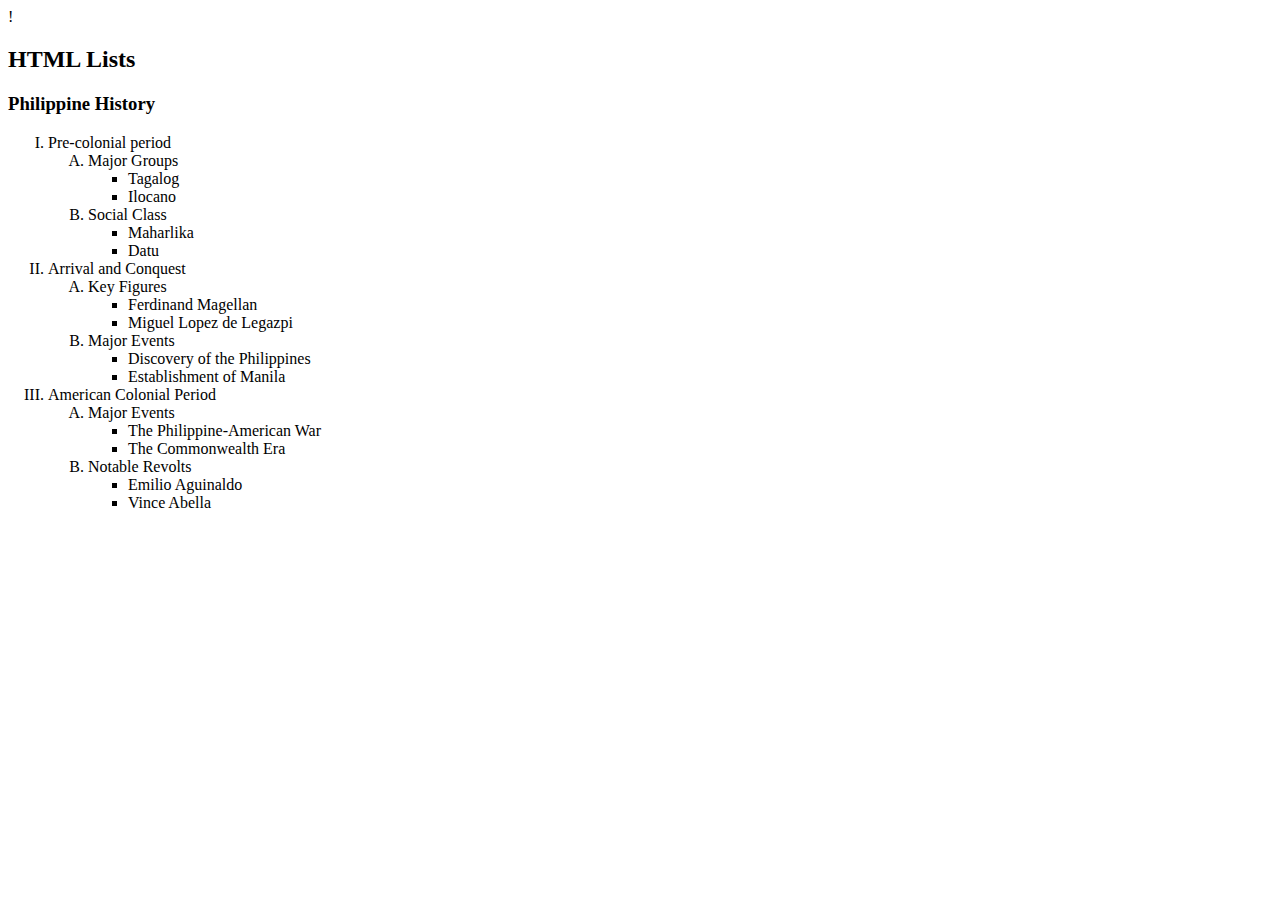
<file: 1. Nested Lists/index.html>
<!-- Javier, Dirk Steven E. , CS - 3101 -->
<!-- NESTED LIST ACTIVITY  -->

!<!DOCTYPE html>

<html>
    <head>
        <meta charset="utf-8">
        <meta http-equiv="X-UA-Compatible" content="IE=edge">
        <title></title>
        <meta name="description" content="">
        <meta name="viewport" content="width=device-width, initial-scale=1">
        <link rel="stylesheet" href="">
    </head>
    <body>
        <h2>HTML Lists</h2>

        <h3> Philippine History </h3>
        <ol type = "I">
            <li>Pre-colonial period</li>
            <ol type= "A">
                <li>Major Groups</li>
                <ul>
                    <li> Tagalog </li>
                    <li> Ilocano</li>
                </ul>
                <li>Social Class</li>
                <ul>
                    <li> Maharlika </li>
                    <li> Datu </li>
                </ul>


        </ol>
        <li>Arrival and Conquest</li>
        <ol type= "A">
            <li> Key Figures </li>
            <ul> 
                <li>Ferdinand Magellan</li>

                <li>Miguel Lopez de Legazpi</li>

            </ul>

            <li> Major Events </li>
            <ul> 
                <li>Discovery of the Philippines</li>

                <li>Establishment of Manila</li>

            </ul>

        </ol>
        <li> American Colonial Period</li>
        <ol type="A">
            <li> Major Events </li>
            <ul>
                <li>The Philippine-American War</li>
                <li> The Commonwealth Era</li>
            </ul>
            <li> Notable Revolts</li>
            <ul>
                <li> Emilio Aguinaldo</li>
                <li> Vince Abella </li>
            </ul>
        </ol>
            

        </ol>

        

    </body>
</html>
</file>
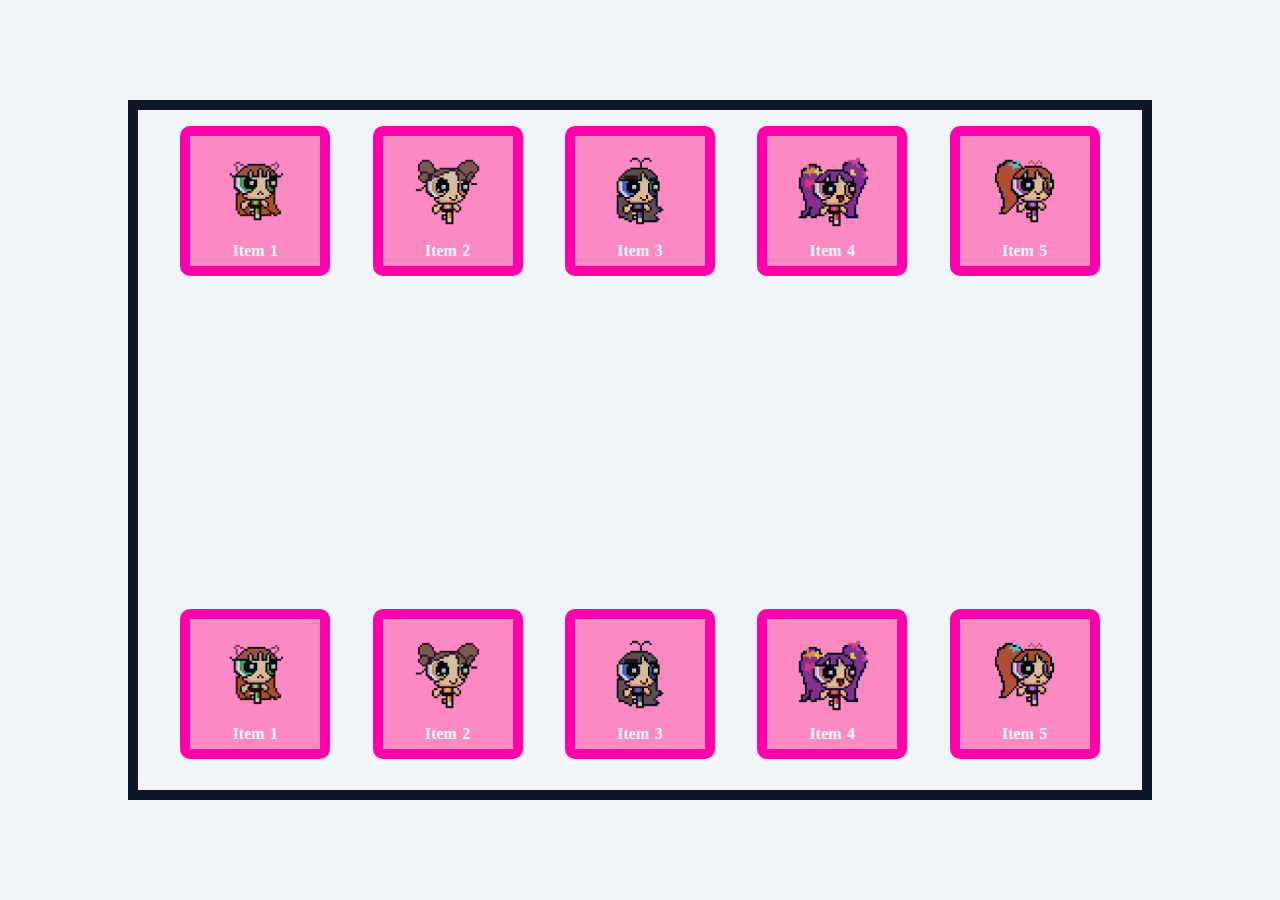
<file: Practices/Flexbox Prac/index.html>
<!DOCTYPE html>
<html>
    <head>
        <title>CSS Flexbox</title>
        <link rel = "stylesheet" href="style.css">
    </head>

    <body>
        <div class = "container">
            <div class = "top-content">
                <div class = "item">
                    <img src = "assets/1.png">Item 1
                </div>
                <div class = "item">
                    <img src = "assets/2.png">Item 2
                </div>
                <div class = "item">
                    <img src = "assets/3.png">Item 3
                </div>
                <div class = "item">
                    <img src = "assets/4.png">Item 4
                </div>
                <div class = "item">
                    <img src = "assets/5.png">Item 5
                </div>

            </div>

            
            <div class = "bottom-container">
                <div class = "item">
                    <img src = "assets/1.png">Item 1
                </div>
                <div class = "item">
                    <img src = "assets/2.png">Item 2
                </div>
                <div class = "item">
                    <img src = "assets/3.png">Item 3
                </div>
                <div class = "item">
                    <img src = "assets/4.png">Item 4
                </div>
                <div class = "item">
                    <img src = "assets/5.png">Item 5
                </div>

            </div>
        </div>
        
    </body>

</html>
</file>
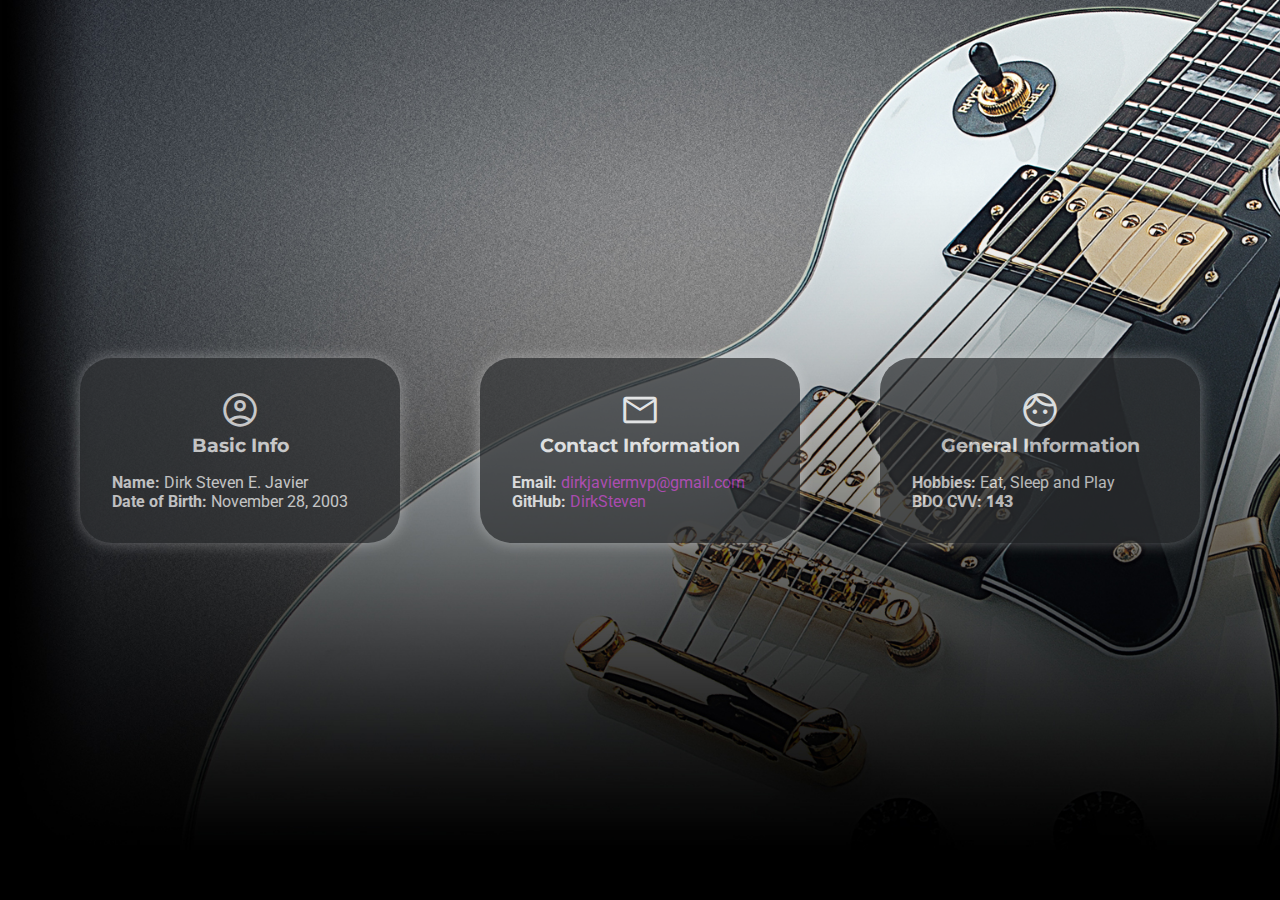
<file: Exercise Sets/Exercise 2/About.html>
<!DOCTYPE html>
<html lang="en">
<head>
    <meta charset="UTF-8">
    <meta name="viewport" content="width=device-width, initial-scale=1.0">
    <link rel="stylesheet" href="styles.css">
    <link rel="stylesheet" href="https://fonts.googleapis.com/css2?family=Roboto:wght@400;700&display=swap">
    <link rel="stylesheet" href="https://fonts.googleapis.com/css2?family=Merriweather:wght@400&family=Montserrat:wght@700&display=swap">


    <link rel="stylesheet" href="https://fonts.googleapis.com/css2?family=Material+Symbols+Outlined:opsz,wght,FILL,GRAD@20..48,100..700,0..1,-50..200" />
    <title>About</title>
</head>
<body>
    
    <div class="container">

        <div class ="box">
            <div class="box-content">

                <div class ="box-title">
                    <span class="icon material-symbols-outlined"> account_circle</span>
                    <h3>Basic Info</h3>

                </div>

                <p><b>Name:</b> Dirk Steven E. Javier <br>
                    <b>Date of Birth:</b> November 28, 2003
                </p>
            </div>
        </div>

        
        <div class ="box">
            <div class="box-content">

                <div class ="box-title">
                <span class="icon material-symbols-outlined">
                    mail
                </span>
                <h3> Contact Information</h3>

                </div>
                <p>
                    <b>Email:</b> <a href="mailto:dirkjaviermvp@gmail.com" target="_blank">dirkjaviermvp@gmail.com</a> <br>
                    <b>GitHub:</b> <a href="https://github.com/DirkSteven" target="_blank">DirkSteven</a>
                </p>

            </div>
        </div>

        
        <div class ="box">
            <div class="box-content">
                <div class ="box-title">
                <span class="icon material-symbols-outlined">
                    face
                    </span>

                    <h3> General Information</h3>

                </div>

                    <p><b>Hobbies: </b> Eat, Sleep and Play  <br>
                        <b>BDO CVV: <b>143</b></b>
                    </p>
                    

            </div>
        </div>


    </div>

    
    
</body>
</html>
</file>
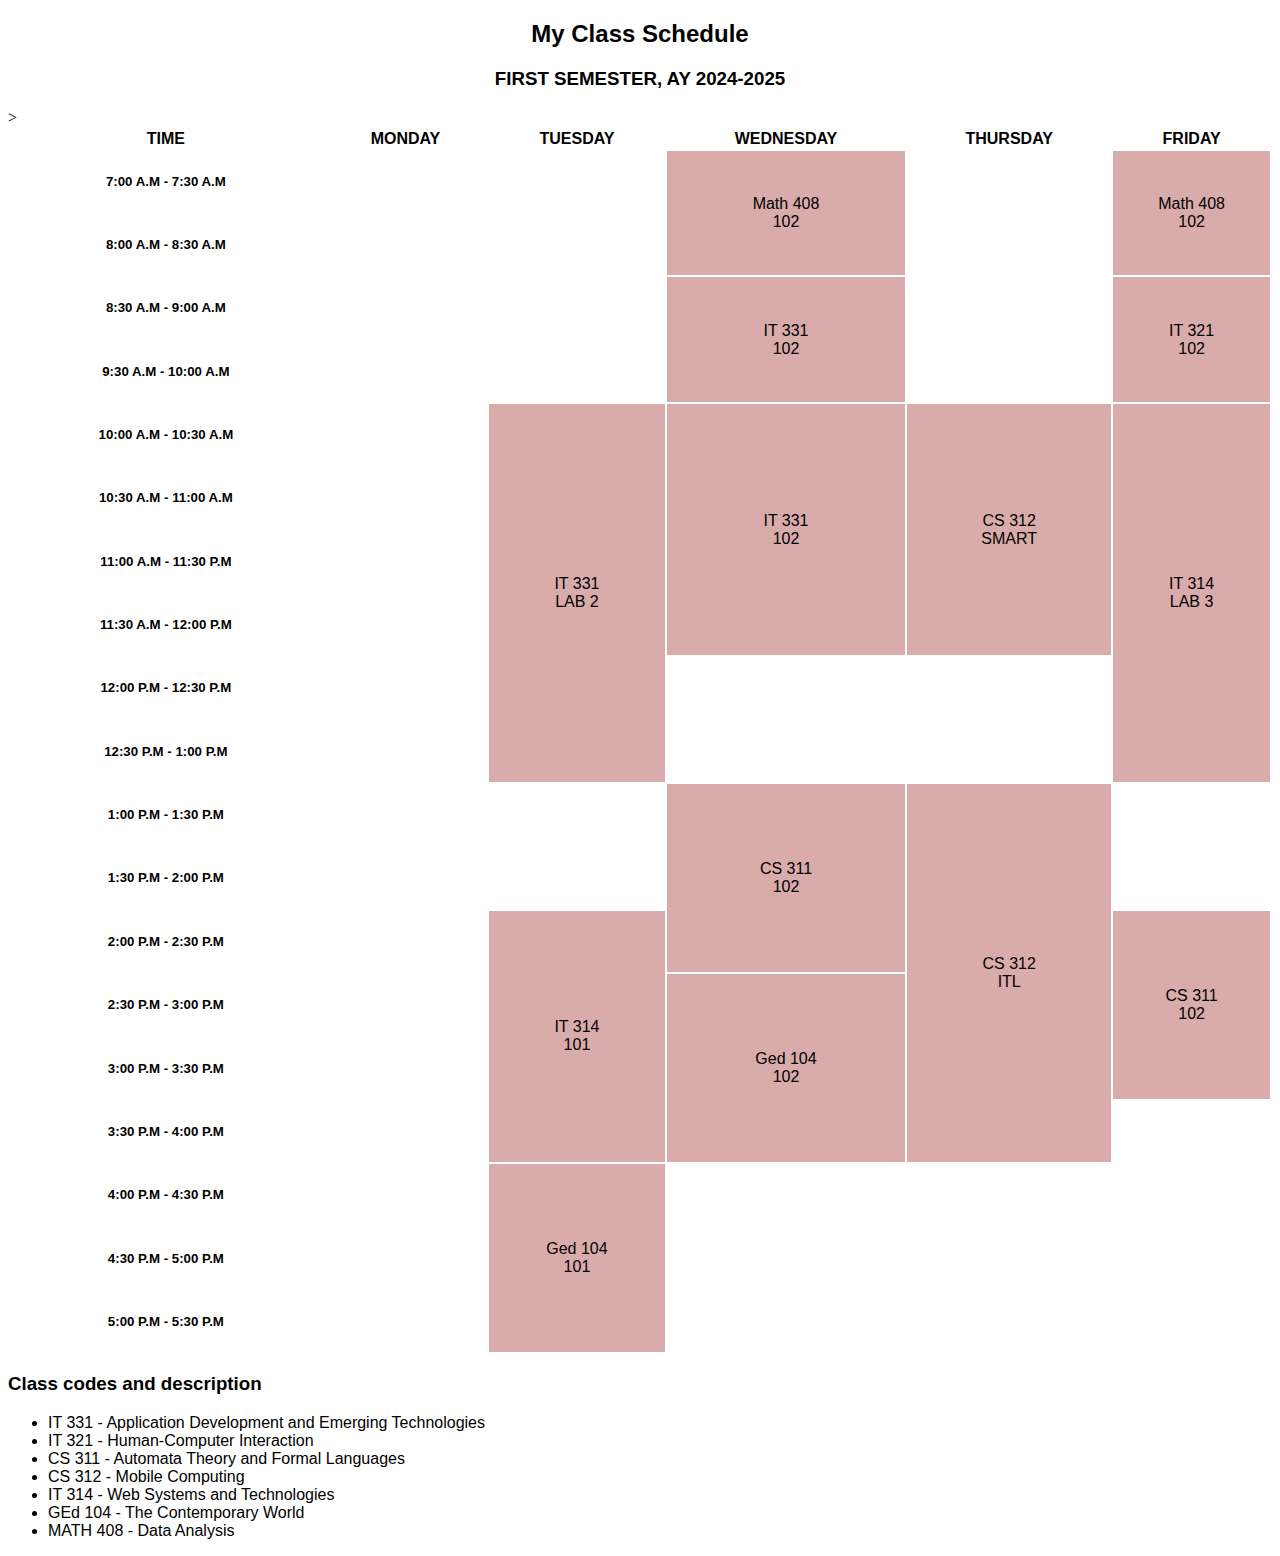
<file: Laboratory Activities/Laboratory Activity 1 - 06 -09 - 24/html-tables.html>
<!-- DIRK STEVEN E. JAVIER, CS-3101 -->
<!-- ADD TO CART LATER = 
 https://www.carousell.ph/p/bamboo-the-singles-opm-vinyl-plaka-1058158588/?t-id=ReOvakZ2HV_1725598302108&t-referrer_browse_type=search_results&t-referrer_page_type=search&t-referrer_request_id=g3lDdWKRnpGxf3kQ&t-referrer_search_query=bamboo%20vinyl&t-referrer_search_query_source=direct_search&t-referrer_sort_by=popular&t-tap_index=6 -->

<!DOCTYPE html>
<html lang="en">
<head>
    <meta charset="UTF-8">
    <meta name="viewport" content="width=device-width, initial-scale=1.0">
    <title>JavierSchedule</title>
    <style>

.center {
    text-align: center;
    font-family: 'Franklin Gothic Medium', 'Arial Narrow', Arial, sans-serif;
}

.center-row {
    text-align: center;
    background-color:#D9ABAB;
    font-family: 'Franklin Gothic Medium', 'Arial Narrow', Arial, sans-serif;
}
.footer {
    font-family: 'Franklin Gothic Medium', 'Arial Narrow', Arial, sans-serif;
}
table {
    width: 100%;
    height: 50%;
    margin-left: auto;
    margin-right: auto;
    
}
th {
    
    font-family: 'Trebuchet MS', 'Lucida Sans Unicode', 'Lucida Grande', 'Lucida Sans', Arial, sans-serif;
}
    </style>

</head>

<body>

    <section class="center">
            <h2>My Class Schedule</h2>  
            <h3>FIRST SEMESTER, AY 2024-2025</h3>
    </section>

<section>
    <table>
        <!-- ROW 1 -->
        <tr>
            <th>TIME</th>
            <th>MONDAY</th>
            <th>TUESDAY</th>
            <th>WEDNESDAY</th>
            <th>THURSDAY</th>
            <th>FRIDAY</th>
        </tr>

        <!-- ROW 2 -->
        <tr>
            
            <th><h5>7:00 A.M - 7:30 A.M</h5></th>
            <td></td>
            <td></td>
            <td rowspan="2" class="center-row">Math 408 <br> 102</td>
            <td></td>
            <td rowspan="2" class="center-row">Math 408 <br> 102</td>
        </tr>

        <!-- ROW 3 -->
        <tr>
          
            <th><h5>8:00 A.M - 8:30 A.M</h5></th>
            <td></td>
            <td></td>
            <td></td>
        </tr>
        
        <!-- ROW 4 -->
        <tr>
           
            <th><h5>8:30 A.M - 9:00 A.M</h5></th>
            <td></td>
            <td></td>
            <td rowspan="2" class="center-row">IT 331 <br> 102</td>
            <td></td>
            <td rowspan="2" class="center-row">IT 321 <br> 102</td>
        </tr>

        <!-- ROW 5 -->
        <tr>
            
            <th><h5>9:30 A.M - 10:00 A.M</h5></th>
            <td></td>
            <td></td>
            <td></td>
        </tr>

        <!-- ROW 6 -->
        <tr>
            <th><h5>10:00 A.M - 10:30 A.M</h5></th>
            <td></td>
            <td rowspan="6" class="center-row">IT 331 <br> LAB 2</td> 
            <td rowspan="4" class="center-row">IT 331 <br> 102 </td>
            <td rowspan="4" class="center-row">CS 312 <br> SMART</td>
            <td rowspan="6" class="center-row">IT 314 <br> LAB 3</td>
        </tr>

        <!-- ROW 7 -->
        <tr>
            <th><h5>10:30 A.M - 11:00 A.M</h5></th>
            <td></td>
        </tr>

        <!-- ROW 8 -->
        <tr>
            <th><h5>11:00 A.M - 11:30 P.M</h5></th>
            <td></td>
        </tr>

        <!-- ROW 9 -->
        <tr>
            <th><h5>11:30 A.M - 12:00 P.M</h5></th>
            <td></td>
        </tr>

        <!-- ROW 10 -->
        <tr>
            <th><h5>12:00 P.M - 12:30 P.M</h5></th>
            <td></td>
            <td></td>
            <td></td>
        </tr>

        <!-- ROW 11 -->
        <tr>
            <th><h5>12:30 P.M - 1:00 P.M</h5></th>
            <td></td>
            <td></td>
            <td></td>
        </tr>

        <!-- ROW 12 -->
        <tr>
            <th><h5>1:00 P.M - 1:30 P.M</h5></th>
            <td></td>
            <td></td>
            <td rowspan="3" class="center-row">CS 311 <br> 102</td>
            <td rowspan="6" class="center-row">CS 312 <br> ITL</td>
            <td></td>
        </tr>

        <!-- ROW 13 -->
        <tr>
            <th><h5>1:30 P.M - 2:00 P.M</h5></th>
            <td></td>
            <td></td>
            <td></td>
        </tr>

        <!-- ROW 14 -->
        <tr>
            <th><h5>2:00 P.M - 2:30 P.M</h5></th>
            <td></td>
            <td rowspan="4" class="center-row">IT 314 <br> 101</td>
            <td rowspan="3" class="center-row">CS 311 <br> 102</td>></td>
        </tr>

        <!-- ROW 15 -->
        <tr>
            <th><h5>2:30 P.M - 3:00 P.M</h5></th>
            <td></td>
            <td rowspan="3" class="center-row">Ged 104 <br> 102</td>
        </tr>

        <!-- ROW 16 -->
        <tr>
            <th><h5>3:00 P.M - 3:30 P.M</h5></th>
            <td></td>
        </tr>

        <!-- ROW 17 -->
        <tr>
            <th><h5>3:30 P.M - 4:00 P.M</h5></th>
            <td></td>
            <td></td>
        </tr>

        <!-- ROW 18 -->
        <tr>
            <th><h5>4:00 P.M - 4:30 P.M</h5></th>
            <td></td>
            <td rowspan="3" class="center-row">Ged 104 <br> 101</td>
            <td></td>
            <td></td>
            <td></td>
        </tr>

        <!-- ROW 19 -->
        <tr>
            <th><h5>4:30 P.M - 5:00 P.M</h5></th>
            <td></td>
            <td></td>
            <td></td>
            <td></td>
        </tr>

        <!-- ROW 20 -->
        <tr>
            <th><h5>5:00 P.M - 5:30 P.M</h5></th>
            <td></td>
            <td></td>
            <td></td>
            <td></td>
        </tr>
    </table>
</section>

    <section class="footer">
        <h3>Class codes and description</h3>
        <ul>
            <li>IT 331 - Application Development and Emerging Technologies</li>
            <li>IT 321 - Human-Computer Interaction</li>
            <li>CS 311 - Automata Theory and Formal Languages</li>
            <li>CS 312 - Mobile Computing </li>
            <li>IT 314 - Web Systems and Technologies </li>
            <li>GEd 104 - The Contemporary World </li>
            <li>MATH 408 - Data Analysis </li>
        </ul>
    </section>

    
</body>
</html>
</file>
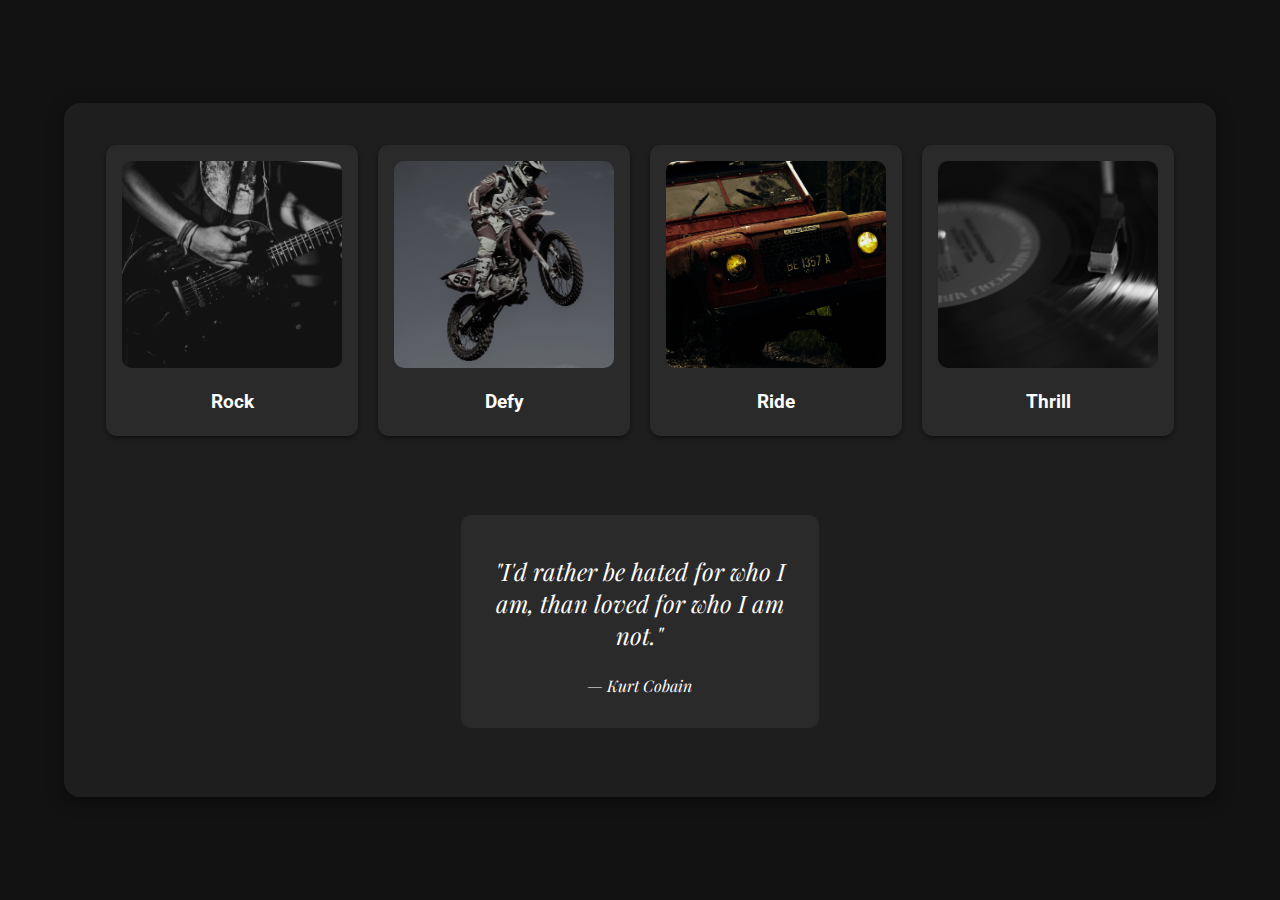
<file: Laboratory Activities/Laboratory Activity 2 - 04 -10 - 24/visionboard..html>
<!DOCTYPE html>
<html lang="en">
<head>
    <meta charset="UTF-8">
    <meta name="viewport" content="width=device-width, initial-scale=1.0">
    <title>Vision Board</title>
    <link rel="stylesheet" href="style.css">
    <link href="https://fonts.googleapis.com/css2?family=Playfair+Display:wght@700&family=Roboto:wght@400&display=swap" rel="stylesheet">

</head>
<body>
    <div class="container">
        <div class="card">
            <img src="assets/rock.jpg" alt="Inspiration 1">
            <h3>Rock</h3>
        </div>
        <div class="card">
            <img src="assets/defy2.png" alt="Inspiration 2">
            <h3>Defy</h3>
        </div>
        <div class="card">
            <img src="assets/ride2.png" alt="Inspiration 3">
            <h3>Ride</h3>
        </div>
        <div class="card">
            <img src="assets/vinyl.jpg" alt="Inspiration 4">
            <h3>Thrill</h3>
        </div>

        
        <div class="quote-container">
            <iframe src="https://open.spotify.com/embed/track/3zwmW1gM4E8FlHXV5nE16u?utm_source=generator" frameborder="0" allowtransparency="true" allow="encrypted-media"></iframe>
            <div class="quote-box">
                <p>"I'd rather be hated for who I am, than loved for who I am not."</p>
                <p class="author">— Kurt Cobain</p>

            </div>
            <iframe src="https://open.spotify.com/embed/track/1L94M3KIu7QluZe63g64rv?utm_source=generator" frameborder="0" allowtransparency="true" allow="encrypted-media"></iframe>
        </div>
    </div>
</body>
</html>
</file>
<file: Practices/Flexbox Prac/style.css>
/* BASE STYLES */

:root {
    /*Selects the document's root element*/
    --clr-dark: #0f172a;
    --clr-light: #f1f5f9;
    --clr-accent: #ff00aa;
    
}

*,
*::before, /*inserts something before the content of each selected element(s)*/
*::after /*inserts something after the content of each selected element(s)*/
{
    box-sizing: border-box;

}

body {
    margin: 0;
    padding: 0;
    line-height: 1.6;
    word-spacing: 1.4px;
    color: var(--clr-dark);
    background-color: var(--clr-light);
    display: flex;
    justify-content: center;
    align-items: center;
    height: 100vh;
}


.container {
    width: 80%;
    height: 700px;
    margin: 0 auto;
    border: 10px solid var(--clr-dark);
    
}

.top-content {
    display: flex;
    align-items: start  ;
    padding: 1em 0 1em 0;
    margin-bottom: 30%;
    justify-content: space-evenly;
}


.bottom-container {
    display: flex;
    align-items: end  ;
    justify-content: space-evenly;
    padding: 1em 0 0 0;
}
.item{
    width: 150px;
    height: 150px;
    background-color: #fd89c3;
    padding: 1em;
    font-weight: 700;
    color: var(--clr-light);
    text-align: center;
    border: 10px solid var(--clr-accent);
    border-radius: 10px;
}   

.item-3{
    flex-grow: 1;
}

img {
    width: 80%;
    height: 80% ;

}
</file>
<file: Exercise Sets/Exercise 2/styles.css>
* {
  margin: 0;
  padding: 0;
}

html, body {
  height: 100%;
  width: 100%;
}

body {
  background-image: url("wp.jpg");
  background-size: cover; 
  font-family: Arial, Helvetica, sans-serif;
}

span {
  font-size: 3em;
}

.container {
  display: flex;
  flex-direction: row;
  justify-content: space-evenly;
  align-items: center;
  flex-wrap: wrap;

  height: 100vh; 
  width: 100%; 
  overflow: visible; 
}

.box {
  border-style: none;
  background-color: #303234;
  opacity: 0.7;
  min-width: 20%;
  min-height: 10%;
  padding: 2em;

  border-radius: 2em;
  box-shadow: 0 0 15px rgba(255, 255, 255, 0.5); 
  animation: float 1.5s ease-in-out forwards; 
  transition: transform 0.3s ease, box-shadow 0.3s ease; 
}

.box-content {
  font-family: 'Roboto', sans-serif;

  color: white;
}

@keyframes float {
  0% {
      transform: translateY(0);
  }
  50% {
      transform: translateY(-10px);
  }
  100% {
      transform: translateY(0);
  }
}

.box-title {
  font-family: 'Montserrat', sans-serif;
  text-align: center;
  margin-bottom: 1em;
  
}



.box:hover {
  transform: scale(1.5); 
  box-shadow: 0 0 25px rgba(255, 255, 255, 1); 
}

.icon {
  font-size: 2.5em !important;
}

a {
  text-decoration: none;
  color: rgba(215, 54, 220, 0.866);
}

a:hover {
  color: red;
}
</file>
<file: Laboratory Activities/Laboratory Activity 2 - 04 -10 - 24/style.css>
body {
    background-color: #121212;
    color: #ffffff;
    font-family: 'Roboto', sans-serif;
    display: flex;
    justify-content: center;
    align-items: center;
    height: 100vh;
    margin: 0;
}

.container {
    min-height: 70%;
    width: 90%;
    max-width: 1200px;
    background-color: #1e1e1e;
    margin: 5%;
    border-radius: 1rem;
    padding: 2rem;
    box-shadow: 0 0.25rem 1rem rgba(0, 0, 0, 0.5);
    display: flex;
    flex-wrap: wrap;
    justify-content: center;
}

.card {
    background-color: #2a2a2a;
    border-radius: 0.625rem;
    margin: 0.625rem;
    padding: 1rem;
    width: 12.5rem;
    box-shadow: 0 0.125rem 0.25rem rgba(0, 0, 0, 0.5);
    text-align: center;
    flex-grow: 1;
    transition: transform 0.3s, box-shadow 0.3s;
    font-family: 'Roboto', sans-serif;
}

.card img {
    max-width: 100%;
    height: 80%;
    border-radius: 0.625rem;
    object-fit: cover;
}

.card:hover {
    transform: scale(1.05);
    box-shadow: 0 0.5rem 1rem rgba(0, 0, 0, 0.7);
}

.quote-container {
    margin-top: 2rem;
    display: flex;
    align-items: center;
    justify-content: space-evenly;
    width: 100%;
}

.quote-container iframe {
    border-radius: 0.625rem;
    width: 30%;
    height: 15em;
    transition: transform 0.3s, box-shadow 0.3s;
}

.quote-container iframe:hover {
    transform: scale(1.05);
    box-shadow: 0 0.5rem 1rem rgba(0, 0, 0, 0.7);
}

.quote-box {
    background-color: #2a2a2a;
    border-radius: 0.625rem;
    padding: 1rem;
    text-align: center;
    color: #ffffff;
    width: 30%;
    font-size: 1.5rem;
    font-family: 'Playfair Display', serif;
    font-style: italic;
}

.author {
    font-size: 1rem;
    font-weight: normal;
    margin-top: 0.5rem;
}

@media (max-width: 768px) {
    .quote-container {
        flex-direction: column;
    }
    .quote-container iframe,
    .quote-box {
        width: 90%;
        margin-bottom: 1rem;
    }
}
</file>
